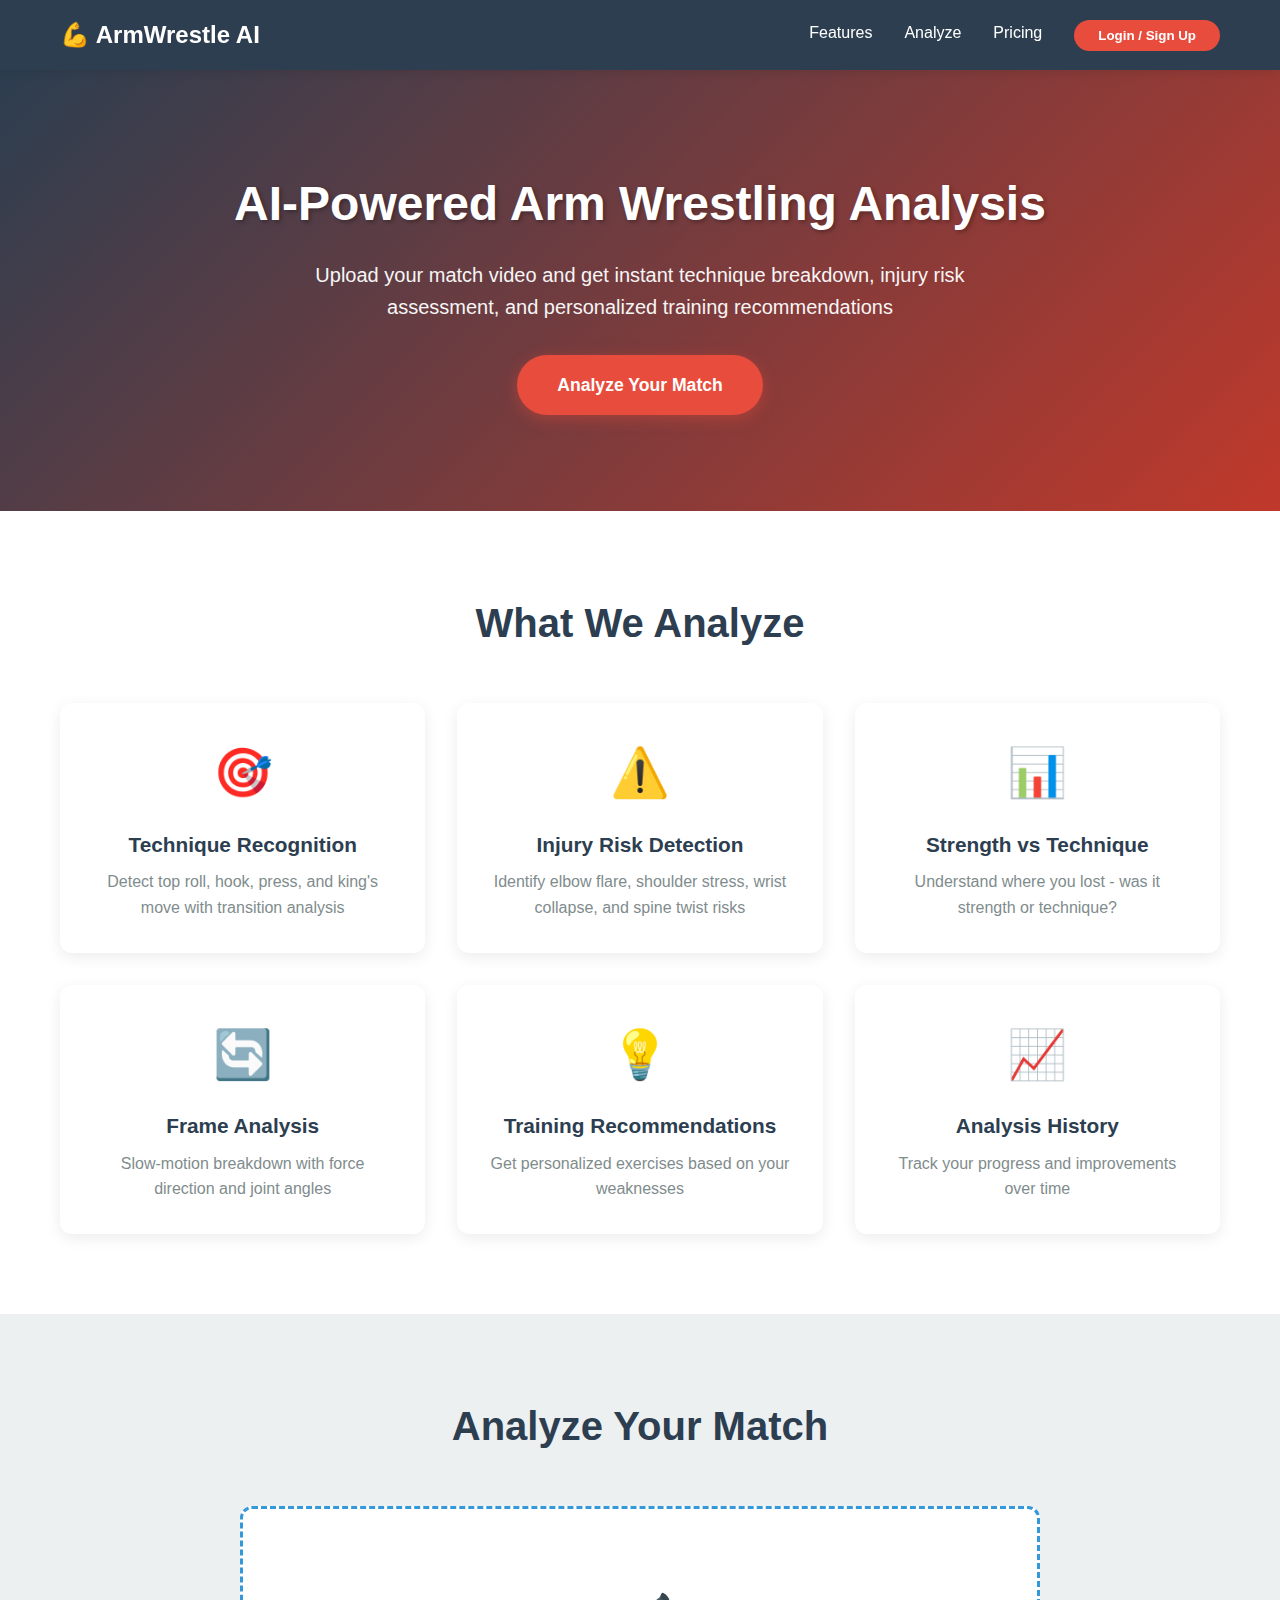
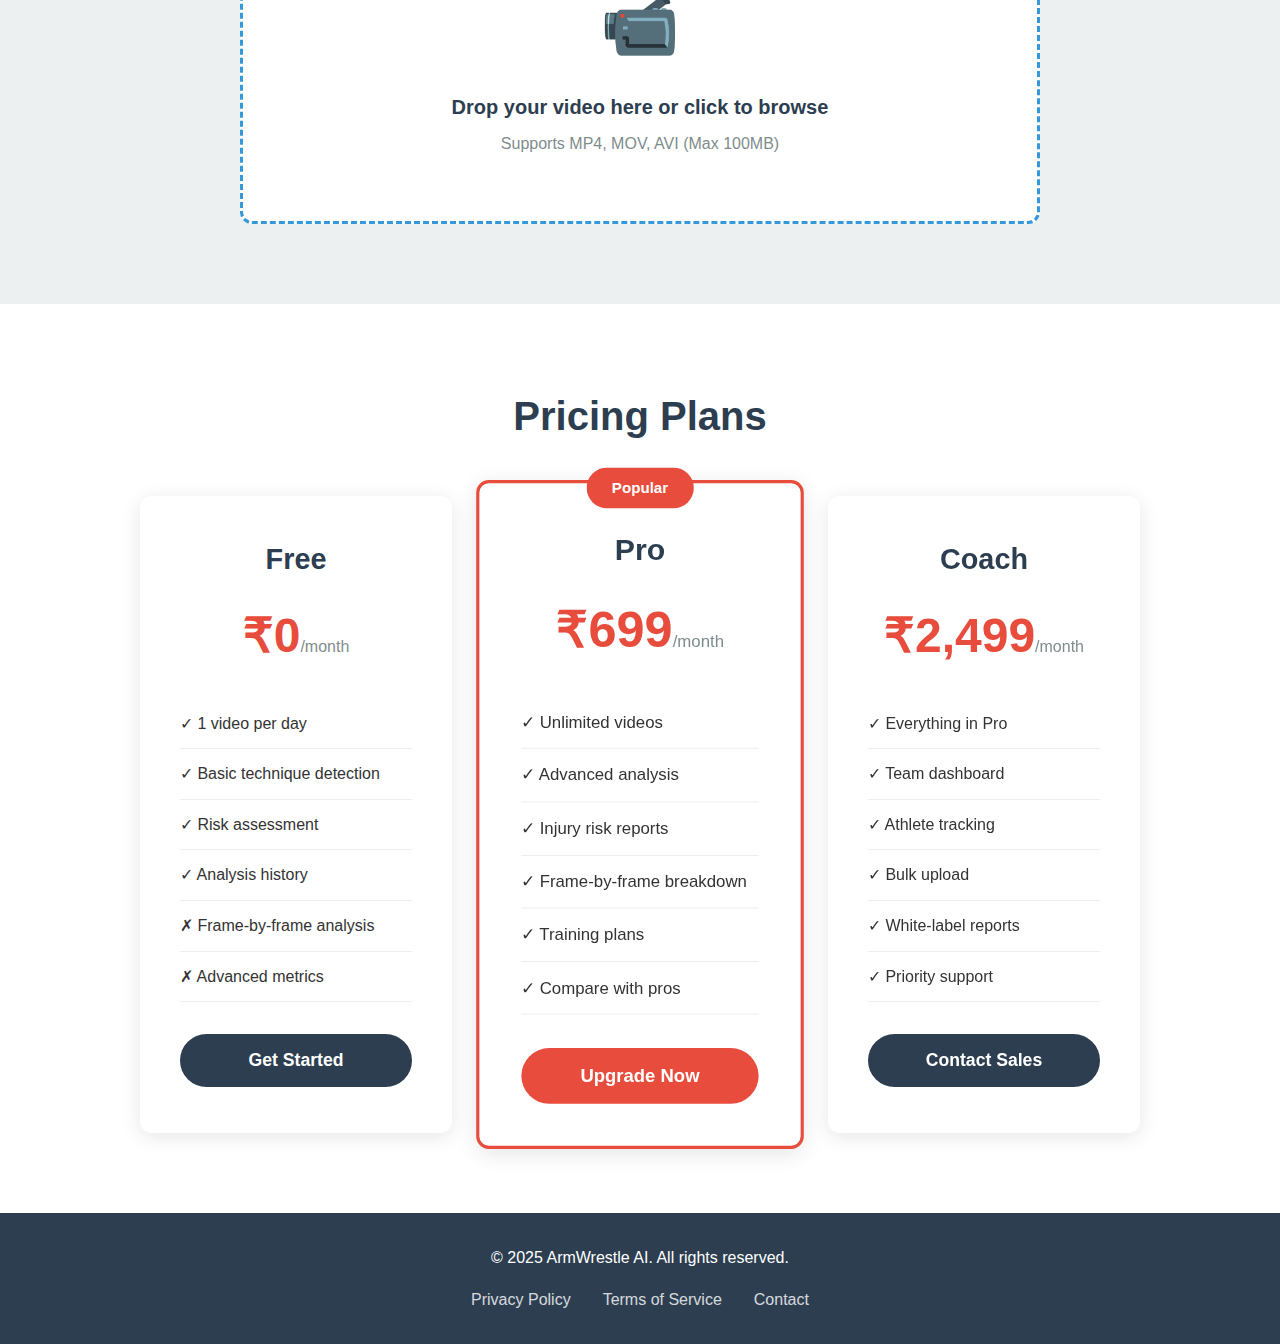
<file: index.html>
<!DOCTYPE html>
<html lang="en">
<head>
    <meta charset="UTF-8">
    <meta name="viewport" content="width=device-width, initial-scale=1.0">
    <title>ArmWrestle AI - Match Analysis & Injury Risk Detection</title>
    <link rel="stylesheet" href="styles.css">
</head>
<body>
    <!-- Navigation -->
    <nav class="navbar">
        <div class="container">
            <div class="nav-brand">
                <h1>💪 ArmWrestle AI</h1>
            </div>
            <div class="nav-links">
                <a href="#features">Features</a>
                <a href="#upload">Analyze</a>
                <a href="#pricing">Pricing</a>
                
                <!-- Not Logged In -->
                <button id="loginBtn" class="nav-login-btn" onclick="showAuthModal('login')">Login / Sign Up</button>
                
                <!-- Logged In -->
                <div id="userMenu" class="user-menu hidden">
                    <div class="user-info" onclick="toggleUserDropdown()">
                        <span id="userName">User</span>
                        <span id="userPlan" class="plan-badge">FREE</span>
                        <span class="dropdown-arrow">▼</span>
                    </div>
                    <div id="userDropdown" class="user-dropdown hidden">
                        <a href="dashboard.html">📊 Dashboard</a>
                        <a href="#" onclick="viewStats()">📈 My Stats</a>
                        <a href="#" onclick="viewHistory()">📜 History</a>
                        <hr>
                        <a href="#" onclick="event.preventDefault(); auth.logout(); return false;">🚪 Logout</a>
                    </div>
                </div>
            </div>
        </div>
    </nav>

    <!-- Auth Modal -->
    <div id="authModal" class="modal hidden">
        <div class="modal-content">
            <span class="close-modal" onclick="hideAuthModal()">&times;</span>
            
            <!-- Login Form -->
            <div id="loginForm">
                <h2>Welcome Back!</h2>
                <p class="modal-subtitle">Login to access your analysis history</p>
                <form onsubmit="handleLogin(event)">
                    <div class="form-group">
                        <label>Email</label>
                        <input type="email" id="loginEmail" required placeholder="your@email.com">
                    </div>
                    <button type="submit" class="modal-btn">Login</button>
                </form>
                <p class="form-switch">
                    Don't have an account? 
                    <a href="#" onclick="showAuthModal('register')">Create Account</a>
                </p>
            </div>
            
            <!-- Register Form -->
            <div id="registerForm" class="hidden">
                <h2>Create Account</h2>
                <p class="modal-subtitle">Start analyzing your matches today</p>
                <form onsubmit="handleRegister(event)">
                    <div class="form-group">
                        <label>Full Name</label>
                        <input type="text" id="registerName" required placeholder="John Doe">
                    </div>
                    <div class="form-group">
                        <label>Email</label>
                        <input type="email" id="registerEmail" required placeholder="your@email.com">
                    </div>
                    <button type="submit" class="modal-btn">Create Account</button>
                </form>
                <p class="form-switch">
                    Already have an account? 
                    <a href="#" onclick="showAuthModal('login')">Login</a>
                </p>
            </div>
        </div>
    </div>

    <!-- History Modal -->
    <div id="historyModal" class="modal hidden">
        <div class="modal-content modal-wide">
            <span class="close-modal" onclick="closeModal('historyModal')">&times;</span>
            <h2>📜 Analysis History</h2>
            <div id="historyList" class="history-container"></div>
        </div>
    </div>

    <!-- Stats Modal -->
    <div id="statsModal" class="modal hidden">
        <div class="modal-content">
            <span class="close-modal" onclick="closeModal('statsModal')">&times;</span>
            <h2>📈 Your Statistics</h2>
            <div id="statsContent" class="stats-grid"></div>
        </div>
    </div>

    <!-- Hero Section -->
    <section class="hero">
        <div class="container">
            <div class="hero-content">
                <h1 class="hero-title">AI-Powered Arm Wrestling Analysis</h1>
                <p class="hero-subtitle">Upload your match video and get instant technique breakdown, injury risk assessment, and personalized training recommendations</p>
                <a href="#upload" class="cta-button">Analyze Your Match</a>
            </div>
        </div>
    </section>

    <!-- Features Section -->
    <section id="features" class="features">
        <div class="container">
            <h2 class="section-title">What We Analyze</h2>
            <div class="features-grid">
                <div class="feature-card">
                    <div class="feature-icon">🎯</div>
                    <h3>Technique Recognition</h3>
                    <p>Detect top roll, hook, press, and king's move with transition analysis</p>
                </div>
                <div class="feature-card">
                    <div class="feature-icon">⚠️</div>
                    <h3>Injury Risk Detection</h3>
                    <p>Identify elbow flare, shoulder stress, wrist collapse, and spine twist risks</p>
                </div>
                <div class="feature-card">
                    <div class="feature-icon">📊</div>
                    <h3>Strength vs Technique</h3>
                    <p>Understand where you lost - was it strength or technique?</p>
                </div>
                <div class="feature-card">
                    <div class="feature-icon">🔄</div>
                    <h3>Frame Analysis</h3>
                    <p>Slow-motion breakdown with force direction and joint angles</p>
                </div>
                <div class="feature-card">
                    <div class="feature-icon">💡</div>
                    <h3>Training Recommendations</h3>
                    <p>Get personalized exercises based on your weaknesses</p>
                </div>
                <div class="feature-card">
                    <div class="feature-icon">📈</div>
                    <h3>Analysis History</h3>
                    <p>Track your progress and improvements over time</p>
                </div>
            </div>
        </div>
    </section>

    <!-- Upload Section -->
    <section id="upload" class="upload-section">
        <div class="container">
            <h2 class="section-title">Analyze Your Match</h2>
            <div class="upload-container">
                <div class="upload-area" id="uploadArea">
                    <input type="file" id="videoInput" accept="video/*" hidden>
                    <div class="upload-content">
                        <div class="upload-icon">📹</div>
                        <p class="upload-text">Drop your video here or click to browse</p>
                        <p class="upload-hint">Supports MP4, MOV, AVI (Max 100MB)</p>
                    </div>
                </div>
                
                <div id="videoPreview" class="video-preview hidden">
                    <video id="previewVideo" controls></video>
                    <div id="personSelection" class="person-selection hidden">
                        <p class="person-selection-label">Which person are you?</p>
                        <div class="person-options">
                            <label class="person-option">
                                <input type="radio" name="person" value="0" checked>
                                <span>Left Person (Person 1)</span>
                            </label>
                            <label class="person-option">
                                <input type="radio" name="person" value="1">
                                <span>Right Person (Person 2)</span>
                            </label>
                        </div>
                    </div>
                    <button id="analyzeBtn" class="analyze-button">Analyze Video</button>
                </div>

                <div id="loadingState" class="loading-state hidden">
                    <div class="spinner"></div>
                    <p>Analyzing your match...</p>
                    <div class="progress-bar">
                        <div class="progress-fill" id="progressFill"></div>
                    </div>
                </div>

                <div id="resultsSection" class="results-section hidden">
                    <h3>Analysis Results</h3>
                    
                    <!-- Technique Detection -->
                    <div class="result-card">
                        <h4>🎯 Technique Detected</h4>
                        <div id="techniqueResults"></div>
                    </div>

                    <!-- Injury Risks -->
                    <div class="result-card">
                        <h4>⚠️ Injury Risk Assessment</h4>
                        <div id="injuryResults"></div>
                    </div>

                    <!-- Strength Analysis -->
                    <div class="result-card">
                        <h4>💪 Strength vs Technique</h4>
                        <div id="strengthResults"></div>
                    </div>

                    <!-- Training Recommendations -->
                    <div class="result-card">
                        <h4>🏋️ Training Recommendations</h4>
                        <div id="trainingResults"></div>
                    </div>

                    <button id="newAnalysis" class="cta-button">Analyze Another Video</button>
                </div>
            </div>
        </div>
    </section>

    <!-- Pricing Section -->
    <section id="pricing" class="pricing">
        <div class="container">
            <h2 class="section-title">Pricing Plans</h2>
            <div class="pricing-grid">
                <div class="pricing-card">
                    <h3>Free</h3>
                    <div class="price">₹0<span>/month</span></div>
                    <ul class="features-list">
                        <li>✓ 1 video per day</li>
                        <li>✓ Basic technique detection</li>
                        <li>✓ Risk assessment</li>
                        <li>✓ Analysis history</li>
                        <li>✗ Frame-by-frame analysis</li>
                        <li>✗ Advanced metrics</li>
                    </ul>
                    <button class="pricing-button" onclick="showAuthModal('register')">Get Started</button>
                </div>
                <div class="pricing-card featured">
                    <div class="badge">Popular</div>
                    <h3>Pro</h3>
                    <div class="price">₹699<span>/month</span></div>
                    <ul class="features-list">
                        <li>✓ Unlimited videos</li>
                        <li>✓ Advanced analysis</li>
                        <li>✓ Injury risk reports</li>
                        <li>✓ Frame-by-frame breakdown</li>
                        <li>✓ Training plans</li>
                        <li>✓ Compare with pros</li>
                    </ul>
                    <button class="pricing-button" onclick="if(typeof auth !== 'undefined' && auth.isAuthenticated()) { window.location.href='dashboard.html'; } else { if(typeof showAuthModal === 'function') showAuthModal('login'); }">Upgrade Now</button>
                </div>
                <div class="pricing-card">
                    <h3>Coach</h3>
                    <div class="price">₹2,499<span>/month</span></div>
                    <ul class="features-list">
                        <li>✓ Everything in Pro</li>
                        <li>✓ Team dashboard</li>
                        <li>✓ Athlete tracking</li>
                        <li>✓ Bulk upload</li>
                        <li>✓ White-label reports</li>
                        <li>✓ Priority support</li>
                    </ul>
                    <button class="pricing-button">Contact Sales</button>
                </div>
            </div>
        </div>
    </section>

    <!-- Footer -->
    <footer class="footer">
        <div class="container">
            <p>&copy; 2025 ArmWrestle AI. All rights reserved.</p>
            <div class="footer-links">
                <a href="#">Privacy Policy</a>
                <a href="#">Terms of Service</a>
                <a href="#">Contact</a>
            </div>
        </div>
    </footer>

    <!-- Notification Container -->
    <div id="notificationContainer"></div>

    <!-- Razorpay Checkout Script -->
    <script src="https://checkout.razorpay.com/v1/checkout.js"></script>
    <script src="auth.js"></script>
    <script src="script.js"></script>
</body>
</html>
</file>
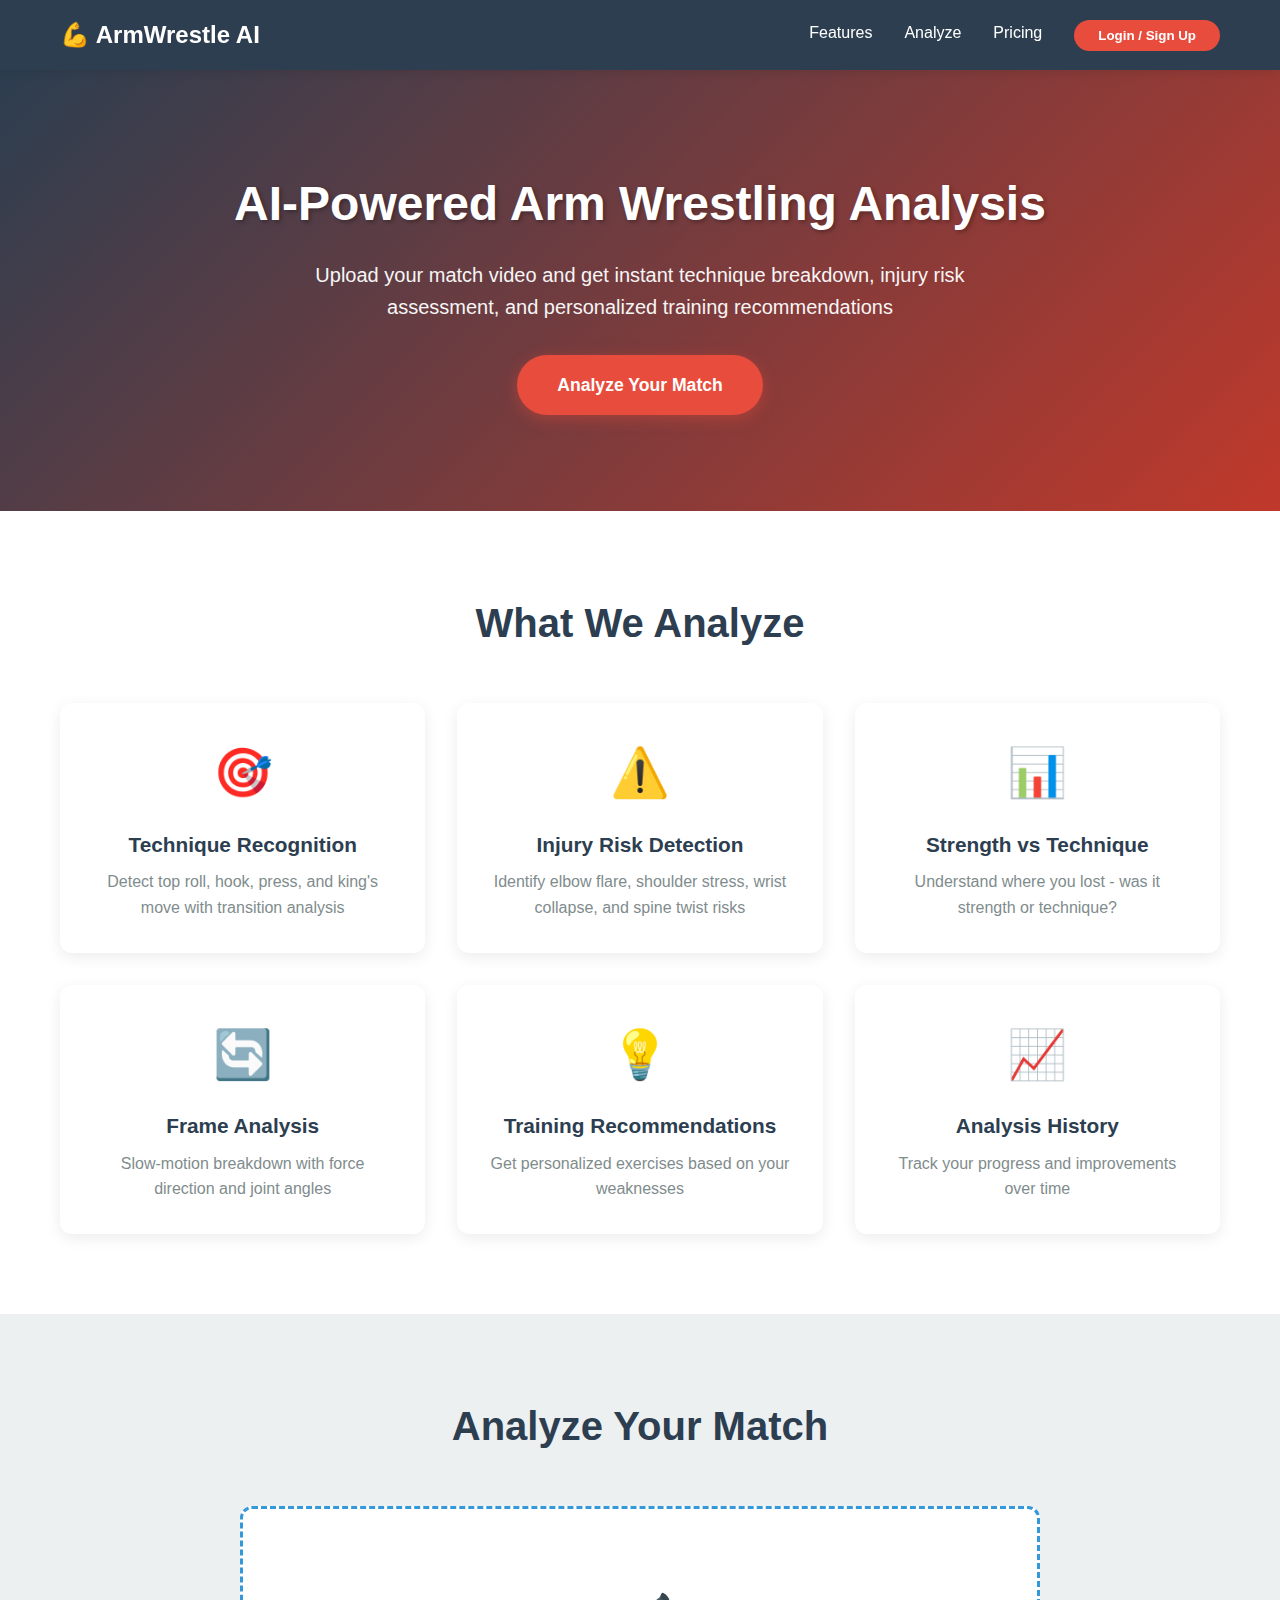
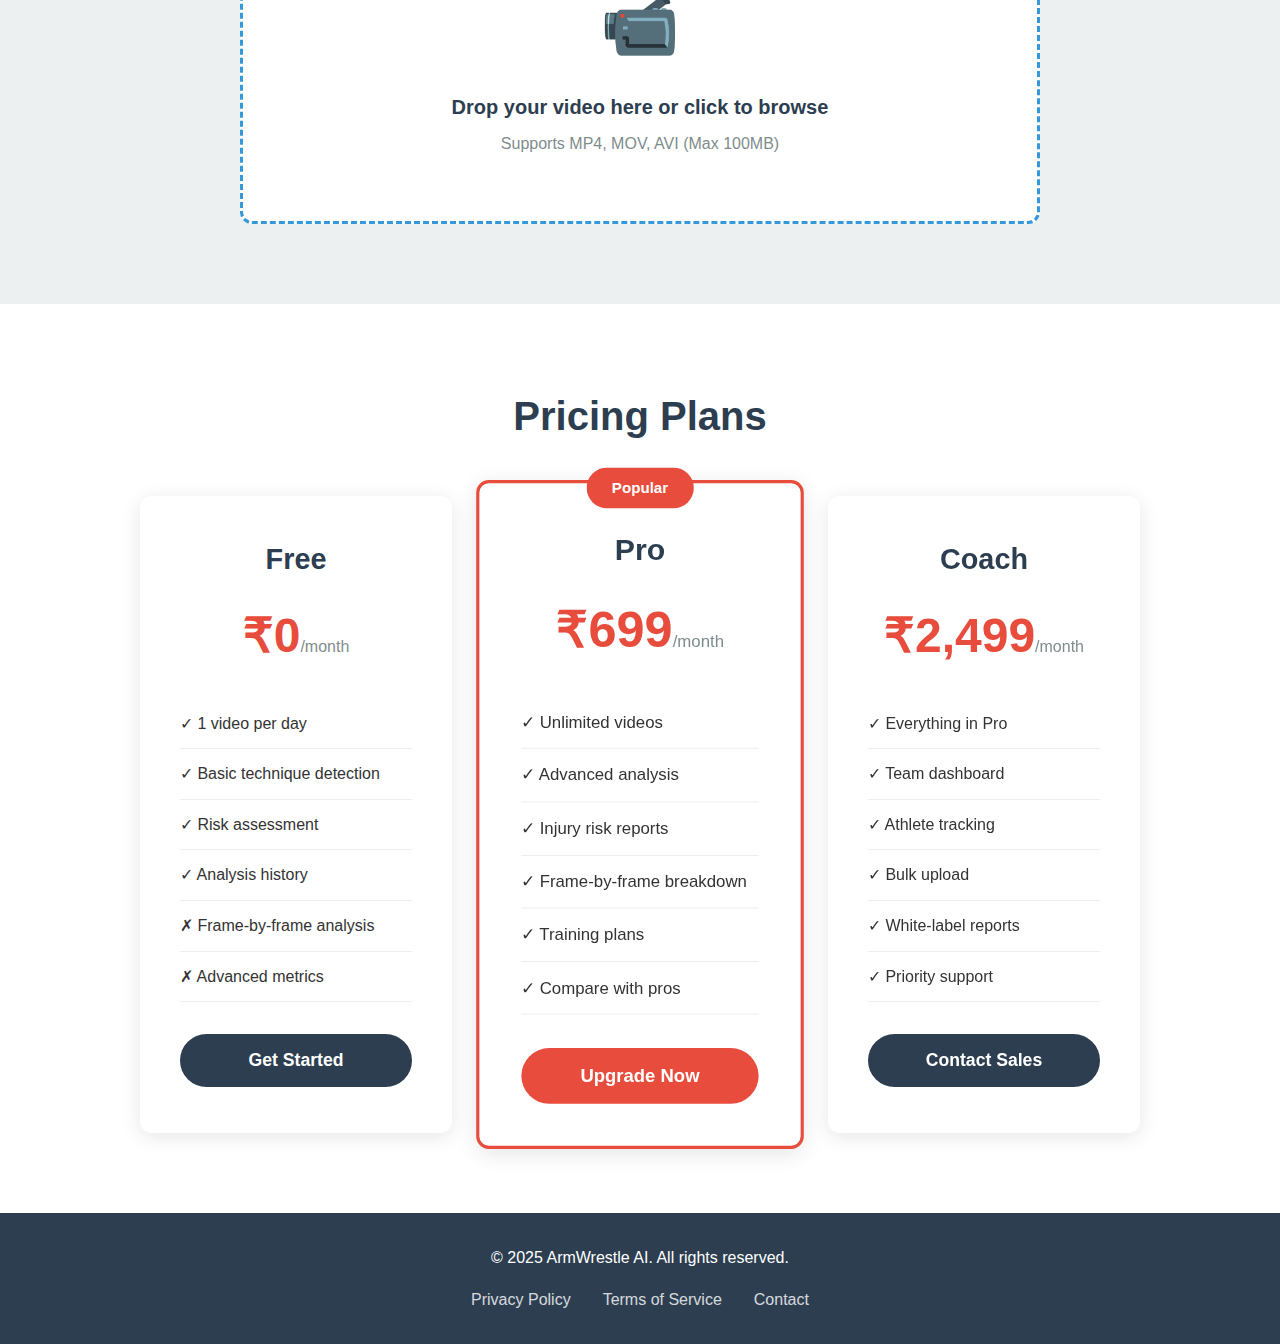
<file: dashboard.html>
<!DOCTYPE html>
<html lang="en">
<head>
    <meta charset="UTF-8">
    <meta name="viewport" content="width=device-width, initial-scale=1.0">
    <title>Dashboard - ArmWrestle AI</title>
    <link rel="stylesheet" href="styles.css">
</head>
<body>
    <!-- Navigation -->
    <nav class="navbar">
        <div class="container">
            <div class="nav-brand">
                <a href="index.html" style="color: white; text-decoration: none;">
                    <h1>💪 ArmWrestle AI</h1>
                </a>
            </div>
            <div class="nav-links">
                <a href="index.html">Home</a>
                <a href="index.html#features">Features</a>
                <a href="index.html#upload">Analyze</a>
                
                <div class="user-menu">
                    <div class="user-info" onclick="toggleUserDropdown()">
                        <span id="userName">User</span>
                        <span id="userPlan" class="plan-badge">FREE</span>
                        <span class="dropdown-arrow">▼</span>
                    </div>
                    <div id="userDropdown" class="user-dropdown hidden">
                        <a href="dashboard.html" class="active">📊 Dashboard</a>
                        <a href="#" onclick="refreshStats()">🔄 Refresh Stats</a>
                        <hr>
                        <a href="#" onclick="event.preventDefault(); auth.logout(); return false;">🚪 Logout</a>
                    </div>
                </div>
            </div>
        </div>
    </nav>

    <!-- Dashboard Container -->
    <div class="dashboard-container">
        <div class="container">
            <!-- Welcome Section -->
            <div class="dashboard-header">
                <h1>Welcome, <span id="dashboardUserName">User</span>! 👋</h1>
                <p class="dashboard-subtitle">Track your arm wrestling progress and view analysis history</p>
            </div>

            <!-- Stats Overview -->
            <div class="stats-overview">
                <h2 class="section-title">📊 Your Statistics</h2>
                <div class="stats-grid-dash" id="statsGrid">
                    <div class="stat-card-dash">
                        <div class="stat-icon">📹</div>
                        <div class="stat-info">
                            <div class="stat-label">Total Analyses</div>
                            <div class="stat-value" id="statTotalAnalyses">-</div>
                        </div>
                    </div>
                    <div class="stat-card-dash">
                        <div class="stat-icon">🎯</div>
                        <div class="stat-info">
                            <div class="stat-label">Most Used Technique</div>
                            <div class="stat-value" id="statTopTechnique">-</div>
                        </div>
                    </div>
                    <div class="stat-card-dash">
                        <div class="stat-icon">📅</div>
                        <div class="stat-info">
                            <div class="stat-label">Today's Usage</div>
                            <div class="stat-value" id="statDailyUsage">-</div>
                        </div>
                    </div>
                    <div class="stat-card-dash">
                        <div class="stat-icon">💎</div>
                        <div class="stat-info">
                            <div class="stat-label">Current Plan</div>
                            <div class="stat-value" id="statPlan">-</div>
                        </div>
                    </div>
                </div>
            </div>

            <!-- Quick Actions -->
            <div class="quick-actions">
                <a href="index.html#upload" class="action-card">
                    <div class="action-icon">🎥</div>
                    <div class="action-text">
                        <h3>New Analysis</h3>
                        <p>Upload a new video</p>
                    </div>
                </a>
                <a href="#" onclick="showUpgradeModal()" class="action-card">
                    <div class="action-icon">⬆️</div>
                    <div class="action-text">
                        <h3>Upgrade Plan</h3>
                        <p>Get unlimited analyses</p>
                    </div>
                </a>
            </div>

            <!-- Analysis History -->
            <div class="history-section">
                <div class="section-header">
                    <h2 class="section-title">📜 Analysis History</h2>
                    <button class="refresh-btn" onclick="loadHistory()">🔄 Refresh</button>
                </div>
                
                <div id="historyContainer" class="history-grid">
                    <!-- History items will be loaded here -->
                </div>

                <div id="emptyState" class="empty-state hidden">
                    <div class="empty-icon">📭</div>
                    <h3>No Analyses Yet</h3>
                    <p>Upload your first video to get started!</p>
                    <a href="index.html#upload" class="cta-button">Analyze First Video</a>
                </div>

                <div id="loadingHistory" class="loading-state">
                    <div class="spinner"></div>
                    <p>Loading your history...</p>
                </div>
            </div>
        </div>
    </div>

    <!-- Analysis Detail Modal -->
    <div id="detailModal" class="modal hidden">
        <div class="modal-content modal-wide">
            <span class="close-modal" onclick="closeDetailModal()">&times;</span>
            <h2 id="detailTitle">Analysis Details</h2>
            <div id="detailContent"></div>
        </div>
    </div>

    <!-- Upgrade Modal -->
    <div id="upgradeModal" class="modal hidden">
        <div class="modal-content">
            <span class="close-modal" onclick="closeUpgradeModal()">&times;</span>
            <h2>⬆️ Upgrade Your Plan</h2>
            <p class="modal-subtitle">Unlock unlimited analyses and advanced features</p>
            
            <div class="upgrade-plans">
                <div class="upgrade-plan" onclick="handleUpgrade('pro')">
                    <h3>Pro Plan</h3>
                    <div class="upgrade-price">₹699<span>/month</span></div>
                    <ul>
                        <li>✓ Unlimited video analyses</li>
                        <li>✓ Advanced metrics</li>
                        <li>✓ Frame-by-frame analysis</li>
                        <li>✓ Priority support</li>
                    </ul>
                    <button class="modal-btn">Upgrade to Pro</button>
                </div>
                <div class="upgrade-plan" onclick="handleUpgrade('coach')">
                    <h3>Coach Plan</h3>
                    <div class="upgrade-price">₹2,499<span>/month</span></div>
                    <ul>
                        <li>✓ Everything in Pro</li>
                        <li>✓ Team dashboard</li>
                        <li>✓ Multiple athletes</li>
                        <li>✓ White-label reports</li>
                    </ul>
                    <button class="modal-btn">Upgrade to Coach</button>
                </div>
            </div>
            
            <p class="upgrade-note">Secure payment powered by Razorpay</p>
        </div>
    </div>

    <!-- Razorpay Checkout Script -->
    <script src="https://checkout.razorpay.com/v1/checkout.js"></script>
    <script src="auth.js"></script>
    <script src="dashboard.js"></script>
</body>
</html>
</file>
<file: styles.css>
/* Reset & Base Styles */
* {
    margin: 0;
    padding: 0;
    box-sizing: border-box;
}

:root {
    --primary: #e74c3c;
    --primary-dark: #c0392b;
    --secondary: #2c3e50;
    --accent: #3498db;
    --success: #27ae60;
    --warning: #f39c12;
    --danger: #e74c3c;
    --light: #ecf0f1;
    --dark: #2c3e50;
    --text: #333;
    --text-light: #7f8c8d;
}

body {
    font-family: -apple-system, BlinkMacSystemFont, 'Segoe UI', Roboto, Oxygen, Ubuntu, Cantarell, sans-serif;
    line-height: 1.6;
    color: var(--text);
    background: #f8f9fa;
}

.container {
    max-width: 1200px;
    margin: 0 auto;
    padding: 0 20px;
}

/* Navbar */
.navbar {
    background: var(--secondary);
    color: white;
    padding: 1rem 0;
    position: sticky;
    top: 0;
    z-index: 100;
    box-shadow: 0 2px 10px rgba(0,0,0,0.1);
}

.navbar .container {
    display: flex;
    justify-content: space-between;
    align-items: center;
}

.nav-brand h1 {
    font-size: 1.5rem;
    font-weight: 700;
}

.nav-links {
    display: flex;
    gap: 2rem;
}

.nav-links a {
    color: white;
    text-decoration: none;
    font-weight: 500;
    transition: color 0.3s;
}

.nav-links a:hover {
    color: var(--primary);
}

/* Hero Section */
.hero {
    background: linear-gradient(135deg, var(--secondary) 0%, var(--primary-dark) 100%);
    color: white;
    padding: 6rem 0;
    text-align: center;
}

.hero-title {
    font-size: 3rem;
    font-weight: 800;
    margin-bottom: 1rem;
    text-shadow: 2px 2px 4px rgba(0,0,0,0.3);
}

.hero-subtitle {
    font-size: 1.25rem;
    max-width: 700px;
    margin: 0 auto 2rem;
    opacity: 0.95;
}

.cta-button {
    display: inline-block;
    background: var(--primary);
    color: white;
    padding: 1rem 2.5rem;
    border-radius: 50px;
    text-decoration: none;
    font-weight: 600;
    font-size: 1.1rem;
    transition: all 0.3s;
    box-shadow: 0 4px 15px rgba(231, 76, 60, 0.4);
}

.cta-button:hover {
    background: var(--primary-dark);
    transform: translateY(-2px);
    box-shadow: 0 6px 20px rgba(231, 76, 60, 0.5);
}

/* Features Section */
.features {
    padding: 5rem 0;
    background: white;
}

.section-title {
    text-align: center;
    font-size: 2.5rem;
    margin-bottom: 3rem;
    color: var(--secondary);
}

.features-grid {
    display: grid;
    grid-template-columns: repeat(auto-fit, minmax(300px, 1fr));
    gap: 2rem;
}

.feature-card {
    background: white;
    padding: 2rem;
    border-radius: 12px;
    box-shadow: 0 4px 15px rgba(0,0,0,0.08);
    transition: transform 0.3s, box-shadow 0.3s;
    text-align: center;
}

.feature-card:hover {
    transform: translateY(-5px);
    box-shadow: 0 8px 25px rgba(0,0,0,0.12);
}

.feature-icon {
    font-size: 3rem;
    margin-bottom: 1rem;
}

.feature-card h3 {
    color: var(--secondary);
    margin-bottom: 0.5rem;
    font-size: 1.3rem;
}

.feature-card p {
    color: var(--text-light);
}

/* Upload Section */
.upload-section {
    padding: 5rem 0;
    background: var(--light);
}

.upload-container {
    max-width: 800px;
    margin: 0 auto;
}

.upload-area {
    border: 3px dashed var(--accent);
    border-radius: 12px;
    padding: 4rem 2rem;
    text-align: center;
    background: white;
    cursor: pointer;
    transition: all 0.3s;
}

.upload-area:hover {
    border-color: var(--primary);
    background: #f8f9fa;
}

.upload-icon {
    font-size: 4rem;
    margin-bottom: 1rem;
}

.upload-text {
    font-size: 1.25rem;
    font-weight: 600;
    color: var(--secondary);
    margin-bottom: 0.5rem;
}

.upload-hint {
    color: var(--text-light);
}

/* Video Preview */
.video-preview {
    margin-top: 2rem;
    text-align: center;
}

.video-preview video {
    width: 100%;
    max-width: 600px;
    border-radius: 12px;
    box-shadow: 0 4px 20px rgba(0,0,0,0.15);
}

.analyze-button {
    margin-top: 1.5rem;
    background: var(--success);
    color: white;
    border: none;
    padding: 1rem 3rem;
    font-size: 1.1rem;
    font-weight: 600;
    border-radius: 50px;
    cursor: pointer;
    transition: all 0.3s;
}

.analyze-button:hover {
    background: #229954;
    transform: scale(1.05);
}

/* Loading State */
.loading-state {
    text-align: center;
    padding: 3rem;
}

.spinner {
    width: 60px;
    height: 60px;
    border: 5px solid var(--light);
    border-top-color: var(--primary);
    border-radius: 50%;
    margin: 0 auto 1.5rem;
    animation: spin 1s linear infinite;
}

@keyframes spin {
    to { transform: rotate(360deg); }
}

.progress-bar {
    width: 100%;
    max-width: 400px;
    height: 8px;
    background: var(--light);
    border-radius: 10px;
    margin: 1.5rem auto 0;
    overflow: hidden;
}

.progress-fill {
    height: 100%;
    background: linear-gradient(90deg, var(--primary), var(--accent));
    width: 0%;
    transition: width 0.3s;
    animation: progress 3s ease-in-out;
}

@keyframes progress {
    0% { width: 0%; }
    100% { width: 100%; }
}

/* Results Section */
.results-section {
    margin-top: 2rem;
}

.result-card {
    background: white;
    padding: 2rem;
    margin-bottom: 1.5rem;
    border-radius: 12px;
    box-shadow: 0 4px 15px rgba(0,0,0,0.08);
}

.result-card h4 {
    color: var(--secondary);
    font-size: 1.3rem;
    margin-bottom: 1rem;
    padding-bottom: 0.5rem;
    border-bottom: 2px solid var(--light);
}

.technique-badge {
    display: inline-block;
    background: var(--accent);
    color: white;
    padding: 0.5rem 1rem;
    border-radius: 20px;
    margin: 0.5rem 0.5rem 0.5rem 0;
    font-weight: 600;
}

.risk-item {
    padding: 1rem;
    margin: 0.75rem 0;
    border-radius: 8px;
    border-left: 4px solid;
}

.risk-high {
    background: #ffebee;
    border-color: var(--danger);
}

.risk-medium {
    background: #fff3e0;
    border-color: var(--warning);
}

.risk-low {
    background: #e8f5e9;
    border-color: var(--success);
}

.risk-title {
    font-weight: 600;
    margin-bottom: 0.25rem;
}

.risk-description {
    color: var(--text-light);
    font-size: 0.95rem;
}

.stat-row {
    display: flex;
    justify-content: space-between;
    padding: 0.75rem 0;
    border-bottom: 1px solid var(--light);
}

.stat-label {
    font-weight: 600;
    color: var(--secondary);
}

.stat-value {
    color: var(--text-light);
}

.recommendation-list {
    list-style: none;
}

.recommendation-list li {
    padding: 0.75rem 0;
    padding-left: 1.5rem;
    position: relative;
}

.recommendation-list li:before {
    content: "💡";
    position: absolute;
    left: 0;
}

/* Pricing Section */
.pricing {
    padding: 5rem 0;
    background: white;
}

.pricing-grid {
    display: grid;
    grid-template-columns: repeat(auto-fit, minmax(280px, 1fr));
    gap: 2rem;
    max-width: 1000px;
    margin: 0 auto;
}

.pricing-card {
    background: white;
    padding: 2.5rem;
    border-radius: 12px;
    box-shadow: 0 4px 20px rgba(0,0,0,0.1);
    text-align: center;
    position: relative;
    transition: transform 0.3s;
}

.pricing-card:hover {
    transform: translateY(-10px);
}

.pricing-card.featured {
    border: 3px solid var(--primary);
    transform: scale(1.05);
}

.badge {
    position: absolute;
    top: -15px;
    left: 50%;
    transform: translateX(-50%);
    background: var(--primary);
    color: white;
    padding: 0.5rem 1.5rem;
    border-radius: 20px;
    font-weight: 600;
    font-size: 0.9rem;
}

.pricing-card h3 {
    font-size: 1.8rem;
    color: var(--secondary);
    margin-bottom: 1rem;
}

.price {
    font-size: 3rem;
    font-weight: 800;
    color: var(--primary);
    margin-bottom: 1.5rem;
}

.price span {
    font-size: 1rem;
    color: var(--text-light);
    font-weight: 400;
}

.features-list {
    list-style: none;
    text-align: left;
    margin-bottom: 2rem;
}

.features-list li {
    padding: 0.75rem 0;
    border-bottom: 1px solid var(--light);
    color: var(--text);
}

.pricing-button {
    width: 100%;
    padding: 1rem;
    background: var(--secondary);
    color: white;
    border: none;
    border-radius: 50px;
    font-weight: 600;
    font-size: 1.1rem;
    cursor: pointer;
    transition: all 0.3s;
}

.pricing-button:hover {
    background: var(--primary);
    transform: scale(1.05);
}

.pricing-card.featured .pricing-button {
    background: var(--primary);
}

.pricing-card.featured .pricing-button:hover {
    background: var(--primary-dark);
}

/* Footer */
.footer {
    background: var(--secondary);
    color: white;
    padding: 2rem 0;
    text-align: center;
}

.footer-links {
    margin-top: 1rem;
    display: flex;
    justify-content: center;
    gap: 2rem;
}

.footer-links a {
    color: white;
    text-decoration: none;
    opacity: 0.8;
    transition: opacity 0.3s;
}

.footer-links a:hover {
    opacity: 1;
}

/* Auth Modal Styles */
.modal {
    position: fixed;
    top: 0;
    left: 0;
    width: 100%;
    height: 100%;
    background: rgba(0, 0, 0, 0.7);
    display: flex;
    align-items: center;
    justify-content: center;
    z-index: 1000;
    animation: fadeIn 0.3s;
}

@keyframes fadeIn {
    from { opacity: 0; }
    to { opacity: 1; }
}

.modal-content {
    background: white;
    padding: 2.5rem;
    border-radius: 16px;
    max-width: 450px;
    width: 90%;
    max-height: 90vh;
    overflow-y: auto;
    position: relative;
    animation: slideUp 0.3s;
}

@keyframes slideUp {
    from { transform: translateY(50px); opacity: 0; }
    to { transform: translateY(0); opacity: 1; }
}

.modal-wide {
    max-width: 800px;
}

.close-modal {
    position: absolute;
    top: 1rem;
    right: 1.5rem;
    font-size: 2rem;
    cursor: pointer;
    color: var(--text-light);
    transition: color 0.3s;
}

.close-modal:hover {
    color: var(--primary);
}

.modal h2 {
    color: var(--secondary);
    margin-bottom: 0.5rem;
}

.modal-subtitle {
    color: var(--text-light);
    margin-bottom: 2rem;
}

.form-group {
    margin-bottom: 1.5rem;
}

.form-group label {
    display: block;
    margin-bottom: 0.5rem;
    font-weight: 600;
    color: var(--secondary);
}

.form-group input {
    width: 100%;
    padding: 0.75rem;
    border: 2px solid var(--light);
    border-radius: 8px;
    font-size: 1rem;
    transition: border-color 0.3s;
}

.form-group input:focus {
    outline: none;
    border-color: var(--primary);
}

.modal-btn {
    width: 100%;
    padding: 1rem;
    background: var(--primary);
    color: white;
    border: none;
    border-radius: 8px;
    font-size: 1.1rem;
    font-weight: 600;
    cursor: pointer;
    transition: background 0.3s;
}

.modal-btn:hover {
    background: var(--primary-dark);
}

.form-switch {
    text-align: center;
    margin-top: 1.5rem;
    color: var(--text-light);
}

.form-switch a {
    color: var(--primary);
    text-decoration: none;
    font-weight: 600;
}

.form-switch a:hover {
    text-decoration: underline;
}

/* User Menu Styles */
.nav-login-btn {
    background: var(--primary);
    color: white;
    border: none;
    padding: 0.5rem 1.5rem;
    border-radius: 50px;
    font-weight: 600;
    cursor: pointer;
    transition: all 0.3s;
}

.nav-login-btn:hover {
    background: var(--primary-dark);
    transform: scale(1.05);
}

.user-menu {
    position: relative;
}

.user-info {
    display: flex;
    align-items: center;
    gap: 0.5rem;
    cursor: pointer;
    padding: 0.5rem 1rem;
    border-radius: 50px;
    transition: background 0.3s;
}

.user-info:hover {
    background: rgba(255, 255, 255, 0.1);
}

.plan-badge {
    background: var(--primary);
    color: white;
    padding: 0.25rem 0.75rem;
    border-radius: 12px;
    font-size: 0.75rem;
    font-weight: 700;
}

.plan-badge.plan-pro {
    background: var(--accent);
}

.plan-badge.plan-coach {
    background: var(--success);
}

.dropdown-arrow {
    font-size: 0.7rem;
    transition: transform 0.3s;
}

.user-dropdown {
    position: absolute;
    top: 100%;
    right: 0;
    margin-top: 0.5rem;
    background: white;
    border-radius: 8px;
    box-shadow: 0 4px 20px rgba(0, 0, 0, 0.15);
    min-width: 200px;
    overflow: hidden;
    z-index: 100;
}

.user-dropdown a {
    display: block;
    padding: 0.75rem 1.25rem;
    color: var(--text);
    text-decoration: none;
    transition: background 0.3s;
}

.user-dropdown a:hover {
    background: var(--light);
}

.user-dropdown hr {
    border: none;
    border-top: 1px solid var(--light);
    margin: 0.5rem 0;
}

/* Notification Styles */
.notification {
    position: fixed;
    bottom: 2rem;
    right: 2rem;
    background: white;
    padding: 1rem 1.5rem;
    border-radius: 8px;
    box-shadow: 0 4px 20px rgba(0, 0, 0, 0.15);
    z-index: 10000;
    opacity: 0;
    transform: translateY(20px);
    transition: all 0.3s;
}

.notification.show {
    opacity: 1;
    transform: translateY(0);
}

.notification-success {
    border-left: 4px solid var(--success);
}

.notification-error {
    border-left: 4px solid var(--danger);
}

.notification-warning {
    border-left: 4px solid var(--warning);
}

.notification-info {
    border-left: 4px solid var(--accent);
}

/* History Modal Styles */
.history-container {
    max-height: 60vh;
    overflow-y: auto;
}

.history-item {
    background: var(--light);
    padding: 1.5rem;
    margin-bottom: 1rem;
    border-radius: 8px;
    transition: transform 0.3s;
}

.history-item:hover {
    transform: translateX(5px);
}

.history-header {
    display: flex;
    justify-content: space-between;
    align-items: center;
    margin-bottom: 0.5rem;
}

.history-date {
    color: var(--text-light);
    font-size: 0.9rem;
}

.history-video {
    color: var(--text-light);
    margin: 0.5rem 0;
    font-size: 0.9rem;
}

.history-risks {
    color: var(--danger);
    font-weight: 600;
    font-size: 0.9rem;
}

/* Stats Grid */
.stats-grid {
    display: grid;
    grid-template-columns: repeat(auto-fit, minmax(200px, 1fr));
    gap: 1.5rem;
    margin-top: 1.5rem;
}

.stat-card {
    background: var(--light);
    padding: 1.5rem;
    border-radius: 8px;
    text-align: center;
}

.stat-card h3 {
    color: var(--secondary);
    font-size: 0.9rem;
    margin-bottom: 0.5rem;
}

.stat-value {
    font-size: 2rem;
    font-weight: 700;
    color: var(--primary);
}

/* Dashboard Styles */
.dashboard-container {
    min-height: 100vh;
    background: var(--light);
    padding: 2rem 0;
}

.dashboard-header {
    text-align: center;
    margin-bottom: 3rem;
}

.dashboard-header h1 {
    color: var(--secondary);
    font-size: 2.5rem;
    margin-bottom: 0.5rem;
}

.dashboard-subtitle {
    color: var(--text-light);
    font-size: 1.1rem;
}

.stats-overview {
    margin-bottom: 3rem;
}

.stats-grid-dash {
    display: grid;
    grid-template-columns: repeat(auto-fit, minmax(250px, 1fr));
    gap: 1.5rem;
}

.stat-card-dash {
    background: white;
    padding: 2rem;
    border-radius: 12px;
    box-shadow: 0 2px 10px rgba(0, 0, 0, 0.08);
    display: flex;
    align-items: center;
    gap: 1rem;
    transition: transform 0.3s;
}

.stat-card-dash:hover {
    transform: translateY(-5px);
}

.stat-icon {
    font-size: 2.5rem;
}

.stat-info {
    flex: 1;
}

.stat-label {
    color: var(--text-light);
    font-size: 0.9rem;
    margin-bottom: 0.25rem;
}

.stat-value {
    font-size: 2rem;
    font-weight: 700;
    color: var(--secondary);
}

/* Quick Actions */
.quick-actions {
    display: grid;
    grid-template-columns: repeat(auto-fit, minmax(300px, 1fr));
    gap: 1.5rem;
    margin-bottom: 3rem;
}

.action-card {
    background: white;
    padding: 2rem;
    border-radius: 12px;
    box-shadow: 0 2px 10px rgba(0, 0, 0, 0.08);
    display: flex;
    align-items: center;
    gap: 1.5rem;
    text-decoration: none;
    transition: all 0.3s;
}

.action-card:hover {
    transform: translateY(-5px);
    box-shadow: 0 4px 20px rgba(0, 0, 0, 0.12);
}

.action-icon {
    font-size: 3rem;
}

.action-text h3 {
    color: var(--secondary);
    margin-bottom: 0.25rem;
}

.action-text p {
    color: var(--text-light);
    font-size: 0.9rem;
}

/* History Section */
.history-section {
    background: white;
    padding: 2rem;
    border-radius: 12px;
    box-shadow: 0 2px 10px rgba(0, 0, 0, 0.08);
}

.section-header {
    display: flex;
    justify-content: space-between;
    align-items: center;
    margin-bottom: 2rem;
}

.refresh-btn {
    background: var(--accent);
    color: white;
    border: none;
    padding: 0.5rem 1rem;
    border-radius: 8px;
    cursor: pointer;
    transition: background 0.3s;
}

.refresh-btn:hover {
    background: #2980b9;
}

.history-grid {
    display: grid;
    grid-template-columns: repeat(auto-fill, minmax(300px, 1fr));
    gap: 1.5rem;
}

.history-card {
    background: var(--light);
    border-radius: 12px;
    padding: 1.5rem;
    cursor: pointer;
    transition: all 0.3s;
}

.history-card:hover {
    transform: translateY(-3px);
    box-shadow: 0 4px 15px rgba(0, 0, 0, 0.1);
}

.history-card-header {
    display: flex;
    justify-content: space-between;
    align-items: start;
    margin-bottom: 1rem;
}

.technique-badge {
    background: var(--accent);
    color: white;
    padding: 0.5rem 1rem;
    border-radius: 20px;
    font-weight: 600;
    font-size: 0.9rem;
}

.history-time {
    font-size: 0.85rem;
    color: var(--text-light);
}

.history-card-body {
    margin-bottom: 1rem;
}

.history-video-name {
    color: var(--text);
    margin-bottom: 0.5rem;
    font-size: 0.95rem;
}

.history-stats {
    display: flex;
    gap: 1rem;
    font-size: 0.85rem;
}

.history-stat {
    color: var(--text-light);
}

.history-stat.risk-high {
    color: var(--danger);
    font-weight: 600;
}

.history-card-footer {
    text-align: right;
}

.view-details {
    color: var(--accent);
    font-weight: 600;
    font-size: 0.9rem;
}

.empty-state {
    text-align: center;
    padding: 4rem 2rem;
}

.empty-icon {
    font-size: 5rem;
    margin-bottom: 1rem;
}

.empty-state h3 {
    color: var(--secondary);
    margin-bottom: 0.5rem;
}

.empty-state p {
    color: var(--text-light);
    margin-bottom: 2rem;
}

/* Detail Section */
.detail-section {
    margin-bottom: 2rem;
}

.detail-section h3 {
    color: var(--secondary);
    margin-bottom: 1rem;
}

.analysis-summary {
    background: var(--light);
    padding: 1rem;
    border-radius: 8px;
    margin-top: 1rem;
}

/* Upgrade Modal */
.upgrade-plans {
    display: grid;
    grid-template-columns: repeat(auto-fit, minmax(250px, 1fr));
    gap: 1.5rem;
    margin: 2rem 0;
}

.upgrade-plan {
    border: 2px solid var(--light);
    border-radius: 12px;
    padding: 2rem;
    cursor: pointer;
    transition: all 0.3s;
}

.upgrade-plan:hover {
    border-color: var(--primary);
    transform: scale(1.05);
}

.upgrade-plan h3 {
    color: var(--secondary);
    margin-bottom: 1rem;
}

.upgrade-price {
    font-size: 2rem;
    font-weight: 700;
    color: var(--primary);
    margin-bottom: 1.5rem;
}

.upgrade-price span {
    font-size: 1rem;
    color: var(--text-light);
    font-weight: 400;
}

.upgrade-plan ul {
    list-style: none;
    margin-bottom: 1.5rem;
}

.upgrade-plan ul li {
    padding: 0.5rem 0;
    color: var(--text);
}

.upgrade-note {
    text-align: center;
    color: var(--text-light);
    font-size: 0.9rem;
    margin-top: 1rem;
}

/* Person Selection */
.person-selection {
    margin: 1.5rem 0;
    padding: 1.5rem;
    background: white;
    border-radius: 12px;
    box-shadow: 0 2px 10px rgba(0, 0, 0, 0.08);
}

.person-selection-label {
    font-weight: 600;
    color: var(--secondary);
    margin-bottom: 1rem;
    text-align: center;
}

.person-options {
    display: flex;
    gap: 1rem;
    justify-content: center;
    flex-wrap: wrap;
}

.person-option {
    display: flex;
    align-items: center;
    gap: 0.5rem;
    padding: 0.75rem 1.5rem;
    background: var(--light);
    border-radius: 8px;
    cursor: pointer;
    transition: all 0.3s;
    border: 2px solid transparent;
}

.person-option:hover {
    background: #e0e0e0;
    transform: translateY(-2px);
}

.person-option input[type="radio"] {
    cursor: pointer;
    width: 18px;
    height: 18px;
    accent-color: var(--primary);
}

.person-option input[type="radio"]:checked + span {
    font-weight: 600;
    color: var(--primary);
}

.person-option:has(input[type="radio"]:checked) {
    border-color: var(--primary);
    background: #fff5f5;
}

/* Utility Classes */
.hidden {
    display: none !important;
}

/* Responsive */
@media (max-width: 768px) {
    .hero-title {
        font-size: 2rem;
    }
    
    .hero-subtitle {
        font-size: 1rem;
    }
    
    .nav-links {
        gap: 1rem;
    }
    
    .features-grid,
    .pricing-grid {
        grid-template-columns: 1fr;
    }
    
    .pricing-card.featured {
        transform: scale(1);
    }
}
</file>
